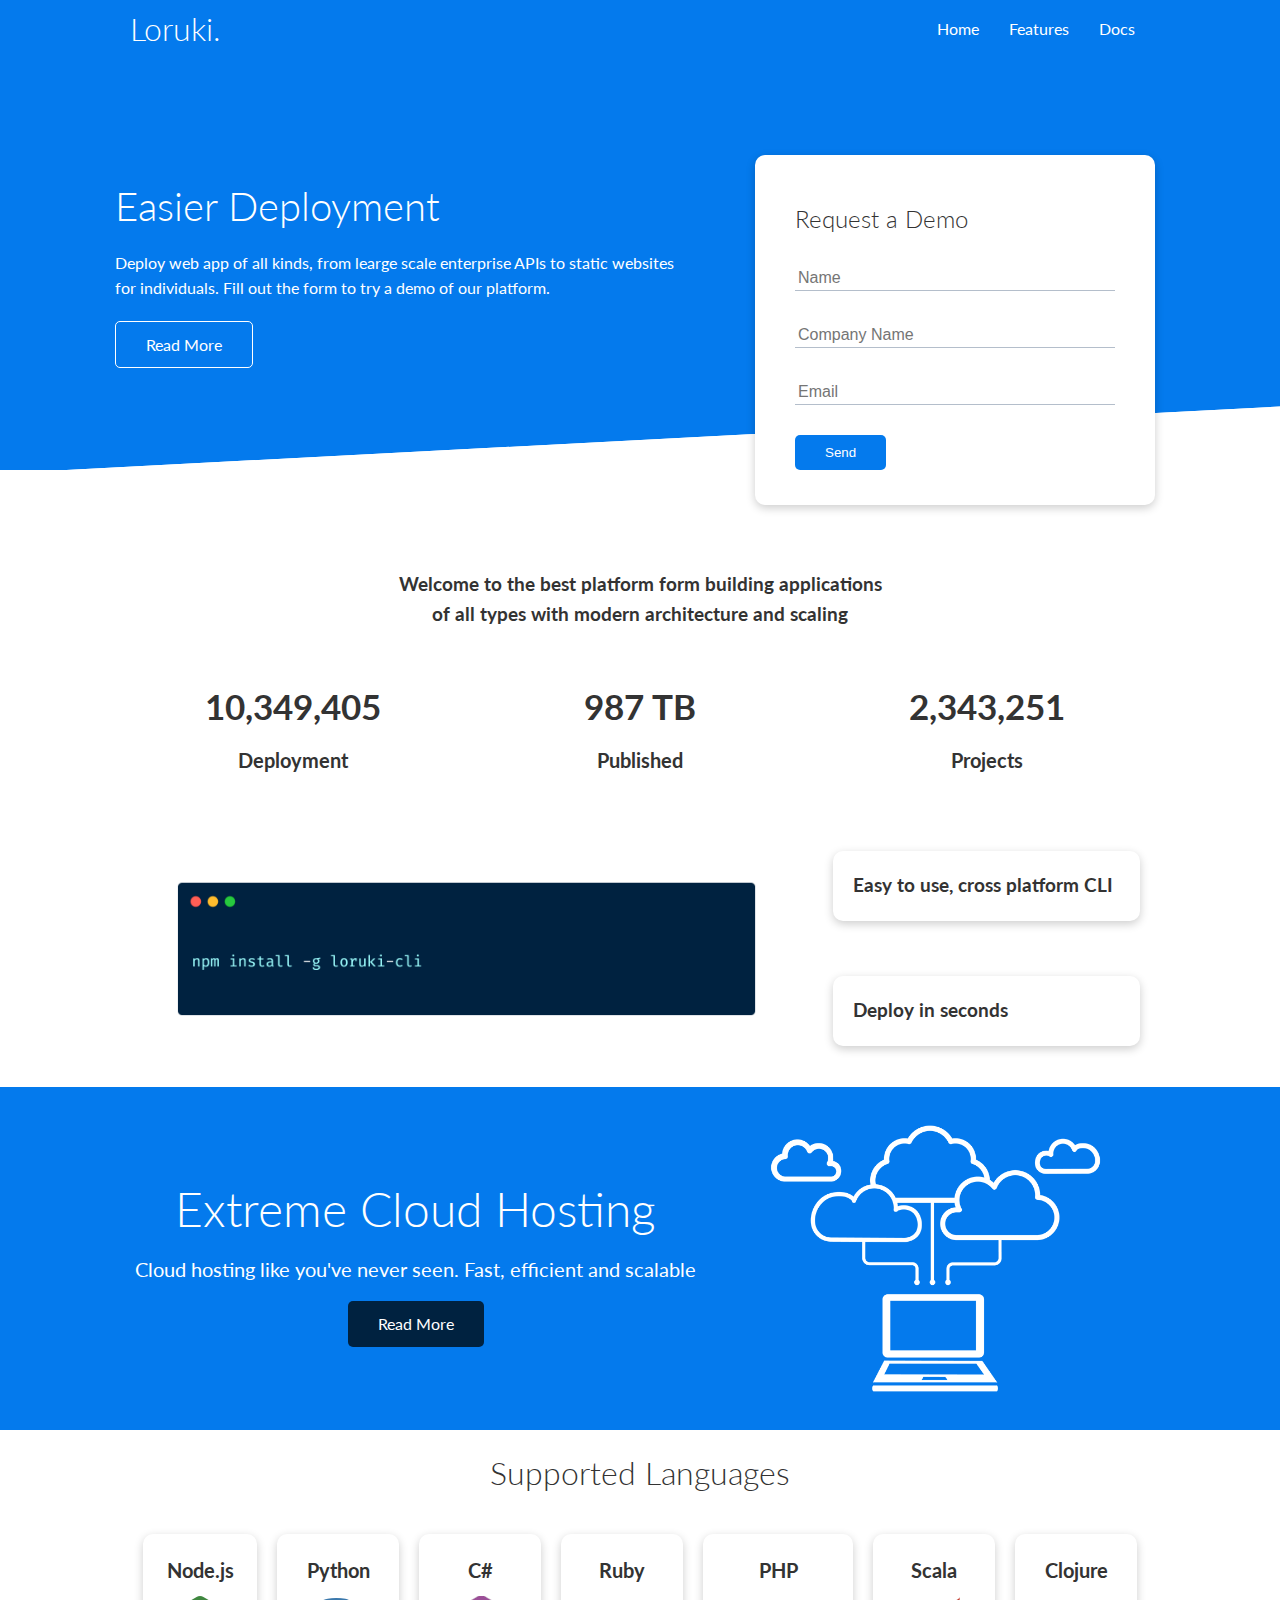
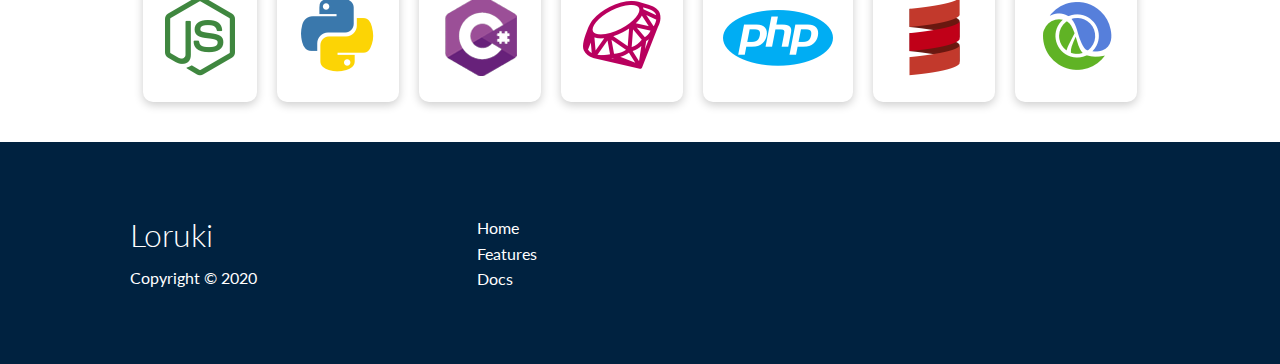
<file: index.html>
<!DOCTYPE html>
<html lang="en">
  <head>
    <meta charset="UTF-8" />
    <meta name="viewport" content="width=device-width, initial-scale=1.0" />
    <link
      rel="stylesheet"
      href="https://cdnjs.cloudflare.com/ajax/libs/font-awesome/5.15.1/css/all.min.css"
      integrity="sha512-+4zCK9k+qNFUR5X+cKL9EIR+ZOhtIloNl9GIKS57V1MyNsYpYcUrUeQc9vNfzsWfV28IaLL3i96P9sdNyeRssA=="
      crossorigin="anonymous"
    />
    <link rel="stylesheet" href="css/utilities.css" />
    <link rel="stylesheet" href="css/style.css" />
    <title>Loruki | Cloud Hosting For Everyone</title>
  </head>
  <body>
    <!-- Navbar -->
    <div class="navbar">
      <div class="container flex">
        <h1 class="logo">Loruki.</h1>
        <nav>
          <ul>
            <li><a href="index.html">Home</a></li>
            <li><a href="features.html">Features</a></li>
            <li><a href="docs.html">Docs</a></li>
          </ul>
        </nav>
      </div>
    </div>

    <!-- Showcase -->
    <section class="showcase">
      <div class="container grid">
        <div class="showcase-text">
          <h1>Easier Deployment</h1>
          <p>
            Deploy web app of all kinds, from learge scale enterprise APIs to
            static websites for individuals. Fill out the form to try a demo of
            our platform.
          </p>
          <a href="features.html" class="btn btn-outline">Read More</a>
        </div>

        <div class="showcase-form card">
          <h2>Request a Demo</h2>
          <form>
            <div class="form-control">
              <input type="text" name="name" placeholder="Name" required />
            </div>
            <div class="form-control">
              <input
                type="text"
                name="company"
                placeholder="Company Name"
                required
              />
            </div>
            <div class="form-control">
              <input type="email" name="email" placeholder="Email" required />
            </div>
            <input type="submit" value="Send" class="btn btn-primary" />
          </form>
        </div>
      </div>
    </section>

    <!-- Stats -->
    <section class="stats">
      <div class="container">
        <h3 class="stats-heading text-center my-1">
          Welcome to the best platform form building applications of all types
          with modern architecture and scaling
        </h3>

        <div class="grid grid-3 my-4 text-center">
          <div>
            <i class="fas fa-server fa-3x"></i>
            <h3>10,349,405</h3>
            <p class="text-secondary">Deployment</p>
          </div>
          <div>
            <i class="fas fa-upload fa-3x"></i>
            <h3>987 TB</h3>
            <p class="text-secondary">Published</p>
          </div>
          <div>
            <i class="fas fa-project-diagram fa-3x"></i>
            <h3>2,343,251</h3>
            <p class="text-secondary">Projects</p>
          </div>
        </div>
      </div>
    </section>

    <!-- CLI -->
    <section class="cli">
      <div class="container grid">
        <img src="images/cli.png" alt="" />
        <div class="card">
          <h3>Easy to use, cross platform CLI</h3>
        </div>
        <div class="card">
          <h3>Deploy in seconds</h3>
        </div>
      </div>
    </section>

    <!-- Cloud -->
    <section class="cloud bg-primary my-2 py-2">
      <div class="container grid">
        <div class="text-center">
          <h2 class="lg">Extreme Cloud Hosting</h2>
          <p class="lead my-1">
            Cloud hosting like you've never seen. Fast, efficient and scalable
          </p>
          <a href="features.html" class="btn btn-dark">Read More</a>
        </div>
        <img src="images/cloud.png" alt="" />
      </div>
    </section>

    <!-- Languages -->
    <section class="languages">
      <h2 class="md text-center my-2">Supported Languages</h2>
      <div class="container flex">
        <div class="card">
          <h4>Node.js</h4>
          <img src="images/logos/node.png" alt="" />
        </div>
        <div class="card">
          <h4>Python</h4>
          <img src="images/logos/python.png" alt="" />
        </div>
        <div class="card">
          <h4>C#</h4>
          <img src="images/logos/csharp.png" alt="" />
        </div>
        <div class="card">
          <h4>Ruby</h4>
          <img src="images/logos/ruby.png" alt="" />
        </div>
        <div class="card">
          <h4>PHP</h4>
          <img src="images/logos/php.png" alt="" />
        </div>
        <div class="card">
          <h4>Scala</h4>
          <img src="images/logos/scala.png" alt="" />
        </div>
        <div class="card">
          <h4>Clojure</h4>
          <img src="images/logos/clojure.png" alt="" />
        </div>
      </div>
    </section>

    <!-- Footer -->
    <footer class="footer bg-dark py-5">
      <div class="container grid grid-3">
        <div>
          <h1>Loruki</h1>
          <p>Copyright &copy; 2020</p>
        </div>

        <nav>
          <ul>
            <li><a href="index.html">Home</a></li>
            <li><a href="features.html">Features</a></li>
            <li><a href="docs.html">Docs</a></li>
          </ul>
        </nav>

        <div class="social">
          <a href="#"><i class="fab fa-github fa-2x"></i></a>
          <a href="#"><i class="fab fa-facebook fa-2x"></i></a>
          <a href="#"><i class="fab fa-twitter fa-2x"></i></a>
          <a href="#"><i class="fab fa-instagram fa-2x"></i></a>
        </div>
      </div>
    </footer>
  </body>
</html>
</file>
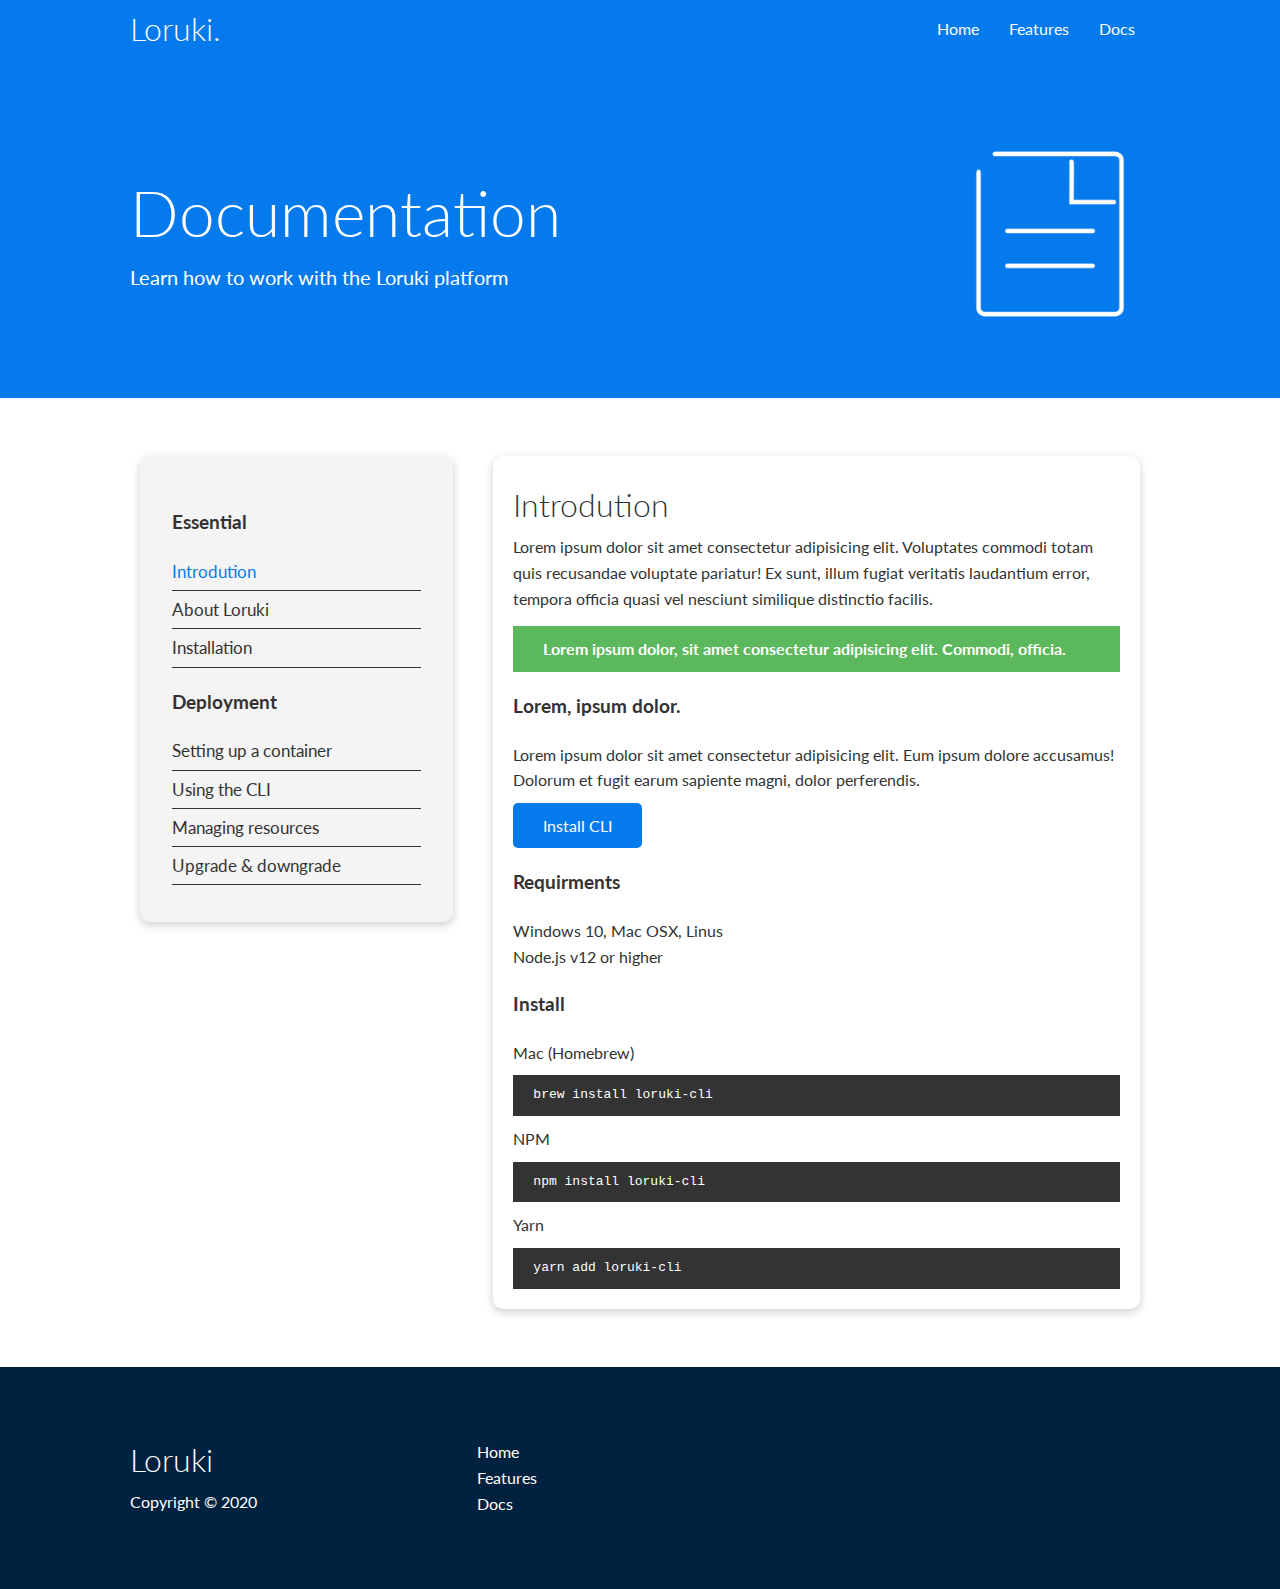
<file: docs.html>
<!DOCTYPE html>
<html lang="en">
  <head>
    <meta charset="UTF-8" />
    <meta name="viewport" content="width=device-width, initial-scale=1.0" />
    <link
      rel="stylesheet"
      href="https://cdnjs.cloudflare.com/ajax/libs/font-awesome/5.15.1/css/all.min.css"
      integrity="sha512-+4zCK9k+qNFUR5X+cKL9EIR+ZOhtIloNl9GIKS57V1MyNsYpYcUrUeQc9vNfzsWfV28IaLL3i96P9sdNyeRssA=="
      crossorigin="anonymous"
    />
    <link rel="stylesheet" href="css/utilities.css" />
    <link rel="stylesheet" href="css/style.css" />
    <title>Loruki | Cloud Hosting For Everyone</title>
  </head>
  <body>
    <!-- Navbar -->
    <div class="navbar">
      <div class="container flex">
        <h1 class="logo">Loruki.</h1>
        <nav>
          <ul>
            <li><a href="index.html">Home</a></li>
            <li><a href="features.html">Features</a></li>
            <li><a href="docs.html">Docs</a></li>
          </ul>
        </nav>
      </div>
    </div>

    <!-- Docs Head-->

    <section class="docs-head bg-primary py-5">
      <div class="container grid">
        <div>
          <h1 class="xl">Documentation</h1>
          <p class="lead">Learn how to work with the Loruki platform</p>
        </div>
        <img src="images/docs.png" alt="" />
      </div>
    </section>

    <!-- Docs main -->
    <section class="docs-main my-4">
      <div class="container grid">
        <div class="card bg-light p-3">
          <h3 class="my-2">Essential</h3>
          <nav>
            <ul>
              <li><a class="text-primary" href="#">Introdution</a></li>
              <li><a href="#">About Loruki</a></li>
              <li><a href="#">Installation</a></li>
            </ul>
          </nav>

          <h3 class="my-2">Deployment</h3>
          <nav>
            <ul>
              <li><a href="#">Setting up a container</a></li>
              <li><a href="#">Using the CLI</a></li>
              <li><a href="#">Managing resources</a></li>
              <li><a href="#">Upgrade & downgrade</a></li>
            </ul>
          </nav>
        </div>

        <div class="card">
          <h2 class="md">Introdution</h2>
          <p>
            Lorem ipsum dolor sit amet consectetur adipisicing elit. Voluptates
            commodi totam quis recusandae voluptate pariatur! Ex sunt, illum
            fugiat veritatis laudantium error, tempora officia quasi vel
            nesciunt similique distinctio facilis.
          </p>

          <div class="alert alert-success">
            <i class="fas fa-info"></i>Lorem ipsum dolor, sit amet consectetur
            adipisicing elit. Commodi, officia.
          </div>

          <h3>Lorem, ipsum dolor.</h3>
          <p>
            Lorem ipsum dolor sit amet consectetur adipisicing elit. Eum ipsum
            dolore accusamus! Dolorum et fugit earum sapiente magni, dolor
            perferendis.
          </p>
          <a href="#" class="btn btn-primary">Install CLI</a>

          <h3>Requirments</h3>
          <ul>
            <li>Windows 10, Mac OSX, Linus</li>
            <li>Node.js v12 or higher</li>
          </ul>

          <h3>Install</h3>
          <p>Mac (Homebrew)</p>
          <pre><code>brew install loruki-cli</code></pre>

          <p>NPM</p>
          <pre><code>npm install loruki-cli</code></pre>

          <p>Yarn</p>
          <pre><code>yarn add loruki-cli</code></pre>
        </div>
      </div>
    </section>

    <!-- Footer -->
    <footer class="footer bg-dark py-5">
      <div class="container grid grid-3">
        <div>
          <h1>Loruki</h1>
          <p>Copyright &copy; 2020</p>
        </div>

        <nav>
          <ul>
            <li><a href="index.html">Home</a></li>
            <li><a href="features.html">Features</a></li>
            <li><a href="docs.html">Docs</a></li>
          </ul>
        </nav>

        <div class="social">
          <a href="#"><i class="fab fa-github fa-2x"></i></a>
          <a href="#"><i class="fab fa-facebook fa-2x"></i></a>
          <a href="#"><i class="fab fa-twitter fa-2x"></i></a>
          <a href="#"><i class="fab fa-instagram fa-2x"></i></a>
        </div>
      </div>
    </footer>
  </body>
</html>
</file>
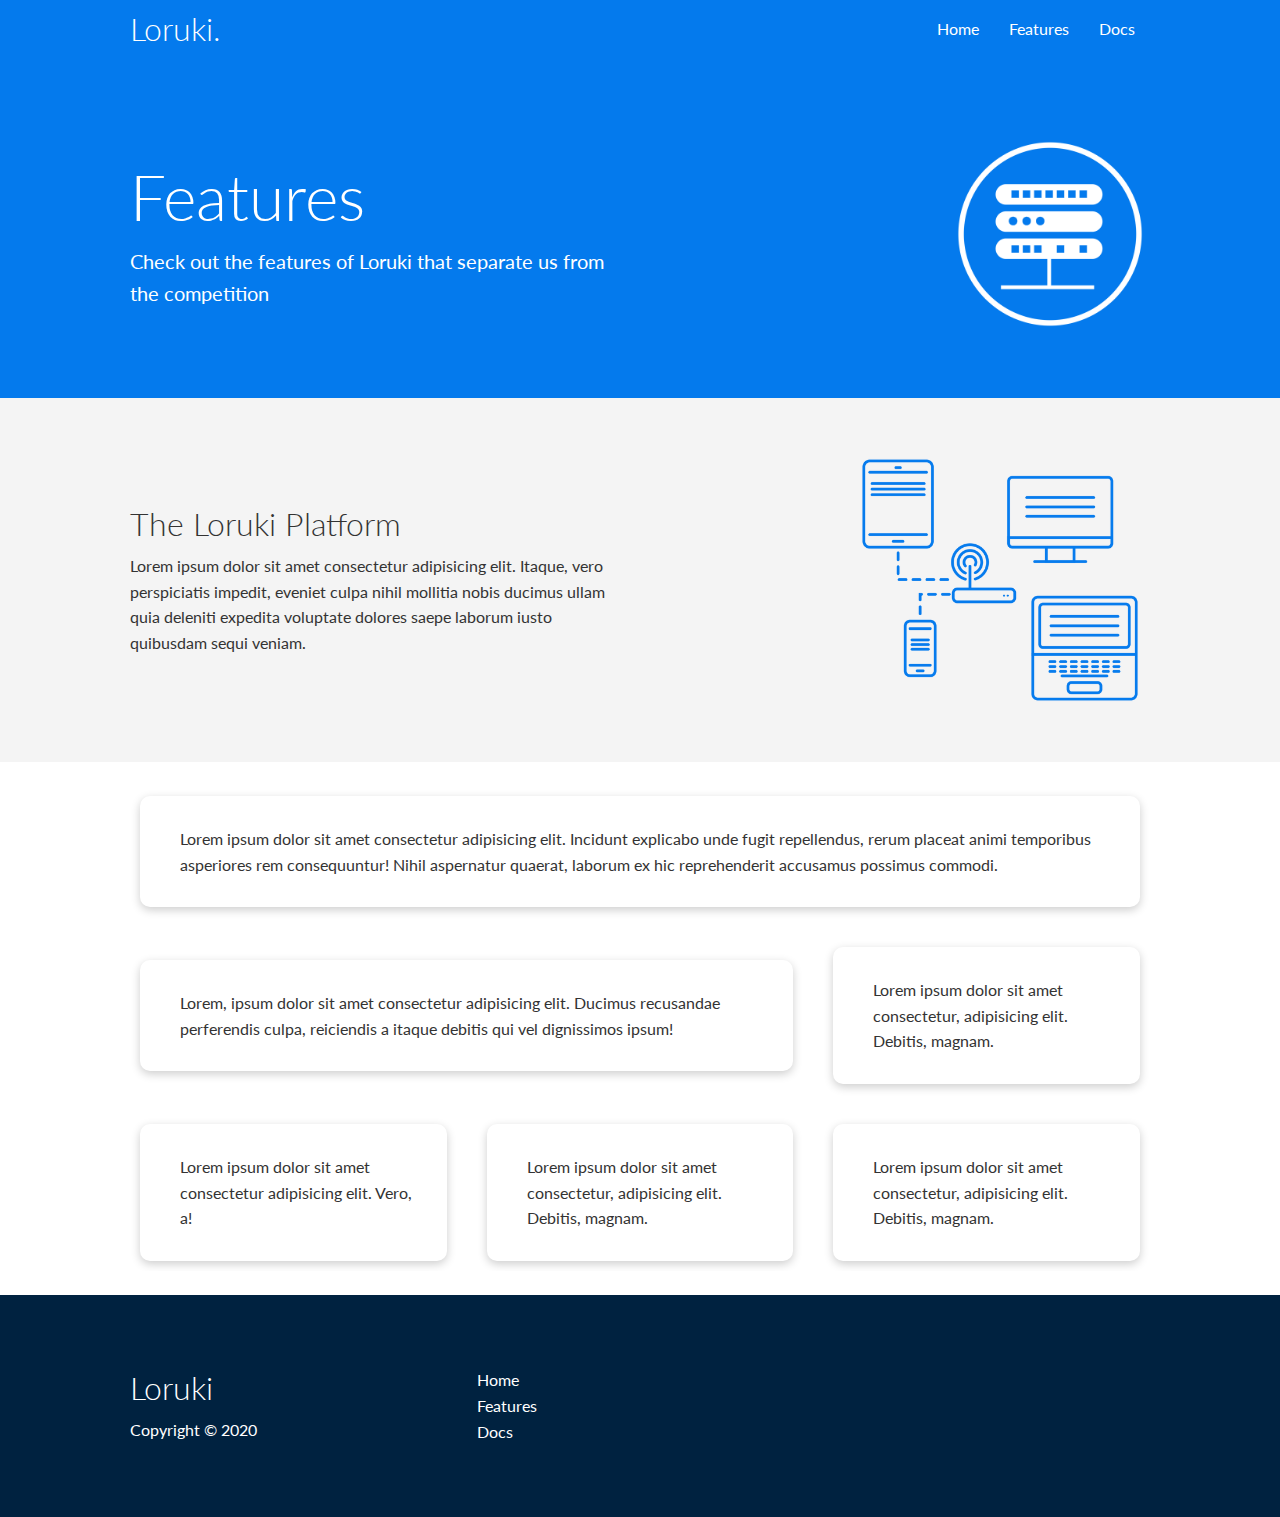
<file: features.html>
<!DOCTYPE html>
<html lang="en">
  <head>
    <meta charset="UTF-8" />
    <meta name="viewport" content="width=device-width, initial-scale=1.0" />
    <link
      rel="stylesheet"
      href="https://cdnjs.cloudflare.com/ajax/libs/font-awesome/5.15.1/css/all.min.css"
      integrity="sha512-+4zCK9k+qNFUR5X+cKL9EIR+ZOhtIloNl9GIKS57V1MyNsYpYcUrUeQc9vNfzsWfV28IaLL3i96P9sdNyeRssA=="
      crossorigin="anonymous"
    />
    <link rel="stylesheet" href="css/utilities.css" />
    <link rel="stylesheet" href="css/style.css" />
    <title>Loruki | Cloud Hosting For Everyone</title>
  </head>
  <body>
    <!-- Navbar -->
    <div class="navbar">
      <div class="container flex">
        <h1 class="logo">Loruki.</h1>
        <nav>
          <ul>
            <li><a href="index.html">Home</a></li>
            <li><a href="features.html">Features</a></li>
            <li><a href="docs.html">Docs</a></li>
          </ul>
        </nav>
      </div>
    </div>

    <!-- Features Head-->

    <section class="features-head bg-primary py-5">
      <div class="container grid">
        <div>
          <h1 class="xl">Features</h1>
          <p class="lead">
            Check out the features of Loruki that separate us from the
            competition
          </p>
        </div>
        <img src="images/server.png" alt="" />
      </div>
    </section>

    <!-- Sub head -->
    <section class="features-sub-head bg-light py-3">
      <div class="container grid">
        <div>
          <h1 class="md">The Loruki Platform</h1>
          <p>
            Lorem ipsum dolor sit amet consectetur adipisicing elit. Itaque,
            vero perspiciatis impedit, eveniet culpa nihil mollitia nobis
            ducimus ullam quia deleniti expedita voluptate dolores saepe laborum
            iusto quibusdam sequi veniam.
          </p>
        </div>
        <img src="images/server2.png" alt="" />
      </div>
    </section>

    <section class="features-main my-2">
      <div class="container grid grid-3">
        <div class="card flex">
          <i class="fas fa-server fa-3x"></i>
          <p>
            Lorem ipsum dolor sit amet consectetur adipisicing elit. Incidunt
            explicabo unde fugit repellendus, rerum placeat animi temporibus
            asperiores rem consequuntur! Nihil aspernatur quaerat, laborum ex
            hic reprehenderit accusamus possimus commodi.
          </p>
        </div>
        <div class="card flex">
          <i class="fas fa-network-wired fa-3x"></i>
          <p>
            Lorem, ipsum dolor sit amet consectetur adipisicing elit. Ducimus
            recusandae perferendis culpa, reiciendis a itaque debitis qui vel
            dignissimos ipsum!
          </p>
        </div>
        <div class="card flex">
          <i class="fas fa-laptop-code fa-3x"></i>
          <p>
            Lorem ipsum dolor sit amet consectetur, adipisicing elit. Debitis,
            magnam.
          </p>
        </div>
        <div class="card flex">
          <i class="fas fa-database fa-3x"></i>
          <p>
            Lorem ipsum dolor sit amet consectetur adipisicing elit. Vero, a!
          </p>
        </div>
        <div class="card flex">
          <i class="fas fa-power-off fa-3x"></i>
          <p>
            Lorem ipsum dolor sit amet consectetur, adipisicing elit. Debitis,
            magnam.
          </p>
        </div>
        <div class="card flex">
          <i class="fas fa-upload fa-3x"></i>
          <p>
            Lorem ipsum dolor sit amet consectetur, adipisicing elit. Debitis,
            magnam.
          </p>
        </div>
      </div>
    </section>

    <!-- Footer -->
    <footer class="footer bg-dark py-5">
      <div class="container grid grid-3">
        <div>
          <h1>Loruki</h1>
          <p>Copyright &copy; 2020</p>
        </div>

        <nav>
          <ul>
            <li><a href="index.html">Home</a></li>
            <li><a href="features.html">Features</a></li>
            <li><a href="docs.html">Docs</a></li>
          </ul>
        </nav>

        <div class="social">
          <a href="#"><i class="fab fa-github fa-2x"></i></a>
          <a href="#"><i class="fab fa-facebook fa-2x"></i></a>
          <a href="#"><i class="fab fa-twitter fa-2x"></i></a>
          <a href="#"><i class="fab fa-instagram fa-2x"></i></a>
        </div>
      </div>
    </footer>
  </body>
</html>
</file>
<file: css/utilities.css>
.container {
  max-width: 1100px;
  margin: 0 auto;
  overflow: auto;
  padding: 0 40px;
}

.card {
  background-color: #fff;
  color: #333;
  border-radius: 10px;
  box-shadow: 0 3px 10px rgba(0, 0, 0, 0.2);
  padding: 20px;
  margin: 10px;
}

.btn {
  display: inline-block;
  padding: 10px 30px;
  cursor: pointer;
  background-color: var(--primary-color);
  color: #fff;
  border: none;
  border-radius: 5px;
}

.btn-outline {
  background-color: transparent;
  border: 1px solid #fff;
}

.text-center {
  text-align: center;
}

.btn:hover {
  transform: scale(0.98);
}

/* backgroung and button colors */
.bg-primary,
.btn-primary {
  background-color: var(--primary-color);
  color: #fff;
}

.bg-secondary,
.btn-secondary {
  background-color: var(--secondary-color);
  color: #fff;
}

.bg-dark,
.btn-dark {
  background-color: var(--dark-color);
  color: #fff;
}

.bg-light,
.btn-light {
  background-color: var(--light-color);
  color: #333;
}

.bg-primary a,
.btn-primary a,
.bg-secondary a,
.btn-secondary a,
.bg-dark a,
.btn-dark a {
  color: #fff;
}

/* text color */
.text-primary {
  color: var(--primary-color);
}

/* font sizes */
.lead {
  font-size: 20px;
}

.sm {
  font-size: 1rem;
}

.md {
  font-size: 2rem;
}

.lg {
  font-size: 3rem;
}

.xl {
  font-size: 4rem;
}

/* Alert */
.alert {
  background-color: var(--light-color);
  padding: 10px 20px;
  font-weight: bold;
  margin: 15px 0;
}

.alert-success {
  background-color: var(--success-color);
  color: #fff;
}

.flex {
  display: flex;
  justify-content: center;
  align-items: center;
}

.grid {
  display: grid;
  grid-template-columns: repeat(2, 1fr);
  gap: 20px;
  justify-content: center;
  align-items: center;
  height: 100%;
}

.grid-3 {
  grid-template-columns: repeat(3, 1fr);
}

/* Margin */

.my-1 {
  margin: 1rem 0;
}

.my-2 {
  margin: 1.5rem 0;
}

.my-3 {
  margin: 2rem 0;
}

.my-4 {
  margin: 3rem 0;
}

.my-5 {
  margin: 4rem 0;
}

.m-1 {
  margin: 1rem;
}

.m-2 {
  margin: 1.5rem;
}

.m-3 {
  margin: 2rem;
}

.m-4 {
  margin: 3rem;
}

.m-5 {
  margin: 4rem;
}

/* Padding */

.py-1 {
  padding: 1rem 0;
}

.py-2 {
  padding: 1.5rem 0;
}

.py-3 {
  padding: 2rem 0;
}

.py-4 {
  padding: 3rem 0;
}

.py-5 {
  padding: 4rem 0;
}

.p-1 {
  padding: 1rem;
}

.p-2 {
  padding: 1.5rem;
}

.p-3 {
  padding: 2rem;
}

.p-4 {
  padding: 3rem;
}

.p-5 {
  padding: 4rem;
}
</file>
<file: css/style.css>
@import url('https://fonts.googleapis.com/css2?family=Lato:wght@300&display=swap');

/* scope */
:root {
  --primary-color: #047aed;
  --secondary-color: #1c3fa8;
  --dark-color: #002240;
  --light-color: #f4f4f4;
  --success-color: #5cb85c;
  --error-color: #d9534f;
}

* {
  box-sizing: border-box;
  padding: 0;
  margin: 0;
}

body {
  font-family: 'Lato', sans-serif;
  color: #333;
  line-height: 1.6;
}

ul {
  list-style: none;
}

a {
  text-decoration: none;
  color: #333;
}

h1,
h2 {
  font-weight: 300;
  line-height: 1.2;
  margin: 10px 0;
}

p {
  margin: 10px 0;
}

img {
  width: 100%;
}

code,
pre {
  background-color: #333;
  color: #fff;
  padding: 10px;
}

/* Navbar */
.navbar {
  background-color: var(--primary-color);
  color: #fff;
  height: 70px;
}

.navbar ul {
  display: flex;
}

.navbar a {
  color: #fff;
  padding: 10px;
  margin: 0 5px;
}

.navbar a:hover {
  border-bottom: 2px solid #fff;
}

.navbar .flex {
  justify-content: space-between;
}

/* Showcase */
.showcase {
  height: 400px;
  background-color: var(--primary-color);
  color: #fff;
  position: relative;
}

.showcase h1 {
  font-size: 40px;
}
.showcase p {
  margin: 20px 0;
}

.showcase .grid {
  overflow: visible;
  grid-template-columns: 55% 45%;
  gap: 30px;
}

.showcase-text {
  animation: slideInFromLeft 1s ease-in;
}

.showcase-form {
  position: relative;
  top: 60px;
  height: 350px;
  width: 400px;
  padding: 40px;
  z-index: 100;
  justify-self: flex-end;
  animation: slideInFromRight 1s ease-in;
}

.showcase-form .form-control {
  margin: 30px 0;
}

.showcase-form input[type='text'],
.showcase-form input[type='email'] {
  border: none;
  border-bottom: 1px solid #b4becb;
  width: 100%;
  padding: 3px;
  font-size: 16px;
}

.showcase-form input:focus {
  outline: none;
}

.showcase::before,
.showcase::after {
  content: '';
  position: absolute;
  height: 100px;
  bottom: -70px;
  left: 0;
  right: 0;
  background-color: #fff;
  transform: skewY(-3deg);
  -webkit-transform: skewY(-3deg);
  -moz-transform: skewY(-3deg);
  -ms-transform: skewY(-3deg);
}

/* Stats */

.stats {
  padding-top: 100px;
  animation: slideInFromBottom 1s ease-in;
}

.stats-heading {
  max-width: 500px;
  margin: auto;
}

.stats .grid h3 {
  font-size: 35px;
}

.stats .grid p {
  font-size: 20px;
  font-weight: bold;
}

/* Cli */

.cli .grid {
  grid-template-columns: repeat(3, 1fr);
  grid-template-rows: repeat(2, 1fr);
}

.cli .grid > *:first-child {
  grid-column: 1 / span 2;
  grid-row: 1 / span 2;
}

/* Cloud */

.cloud .grid {
  grid-template-columns: 4fr 3fr;
}

/* Languages */
.languages .card {
  text-align: center;
  margin: 18px 10px 40px;
  transition: transform 0.2s ease-in;
}

.languages .card:hover {
  transform: translateY(-15px);
}

.languages .card h4 {
  font-size: 20px;
  margin-bottom: 10px;
}

.languages .flex {
  flex-wrap: wrap;
}

/* Features */
.features-head img,
.docs-head img {
  width: 200px;
  justify-self: flex-end;
}

/* Features sub head*/
.features-sub-head img {
  width: 300px;
  justify-self: flex-end;
}

.features-main .card > i {
  margin-right: 20px;
}

.features-main .grid > *:first-child {
  grid-column: 1 / span 3;
}

.features-main .grid > *:nth-child(2) {
  grid-column: 1 / span 2;
}

/* Docs */

.docs-main h3 {
  margin: 20px 0;
}

.docs-main .grid {
  grid-template-columns: 1fr 2fr;
  align-items: flex-start;
}

.docs-main nav li {
  font-size: 17px;
  padding-bottom: 5px;
  margin-bottom: 5px;
  border-bottom: 1px solid #333;
}

.docs-main nav li a:hover {
  font-weight: bold;
}

.docs-main .alert i {
  margin-right: 10px;
}

/* Footer */

.footer .social a {
  margin: 0 10px;
}

/* Animation */
@keyframes slideInFromLeft {
  0% {
    transform: translateX(-100%);
  }

  100% {
    transform: translateX(0);
  }
}

@keyframes slideInFromRight {
  0% {
    transform: translateX(100%);
  }

  100% {
    transform: translateX(0);
  }
}

@keyframes slideInFromTop {
  0% {
    transform: translateY(-100%);
  }

  100% {
    transform: translateY(0);
  }
}

@keyframes slideInFromBottom {
  0% {
    transform: translateY(100%);
  }

  100% {
    transform: translateY(0);
  }
}

/* Tablets */
@media (max-width: 768px) {
  .grid,
  .showcase .grid,
  .stats .grid,
  .cli .grid,
  .cloud .grid,
  .features-main .grid,
  .features-sub-head .grid,
  .docs-head .grid,
  .docs-main .grid {
    grid-template-columns: 1fr;
    grid-template-rows: 1fr;
  }

  .showcase {
    height: auto;
  }

  .showcase-text {
    text-align: center;
    margin-top: 40px;
  }

  .showcase-form {
    justify-self: center;
  }

  .features-head,
  .features-sub-head,
  .docs-head {
    text-align: center;
  }

  .features-head img,
  .features-sub-head img,
  .docs-head img {
    justify-self: center;
  }

  .features-main .grid > *:first-child,
  .features-main .grid > *:nth-child(2) {
    grid-column: 1;
  }
}

/* Mobile */
@media (max-width: 500px) {
  .navbar {
    height: 110px;
  }

  .navbar .flex {
    flex-direction: column;
  }

  .navbar ul {
    padding: 10px;
    background-color: rgba(0, 0, 0, 0.1);
  }
}
</file>
